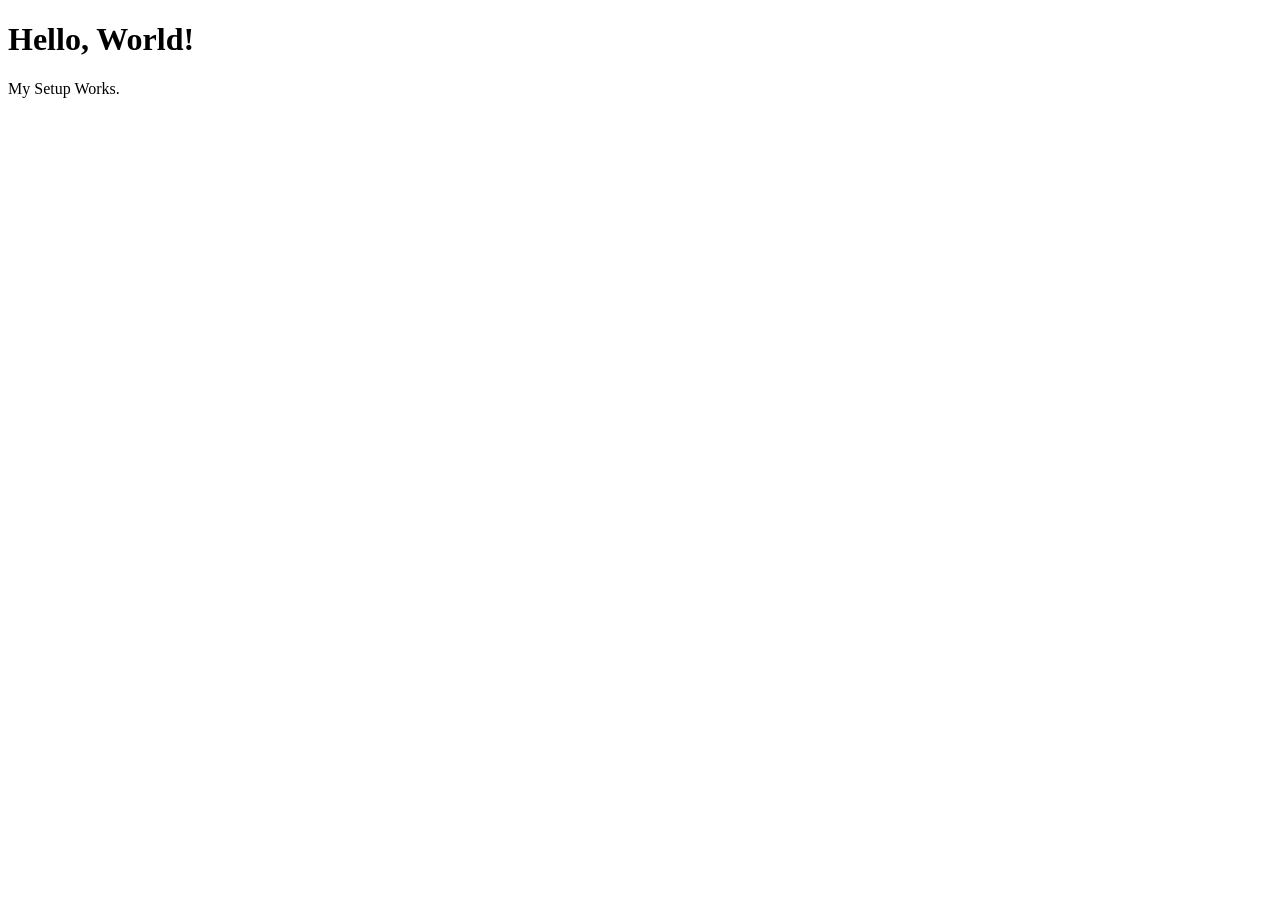
<file: practise/index.html>
<!DOCTYPE html>
<html lang="en">

<head>
    <meta charset="UTF-8">
    <meta name="viewport" content="width=device-width, initial-scale=1.0">
    <title>Setup Test</title>
</head>

<body>
    <h1>Hello, World!</h1>
    <p>My Setup Works.</p>

</body>

</html>
</file>
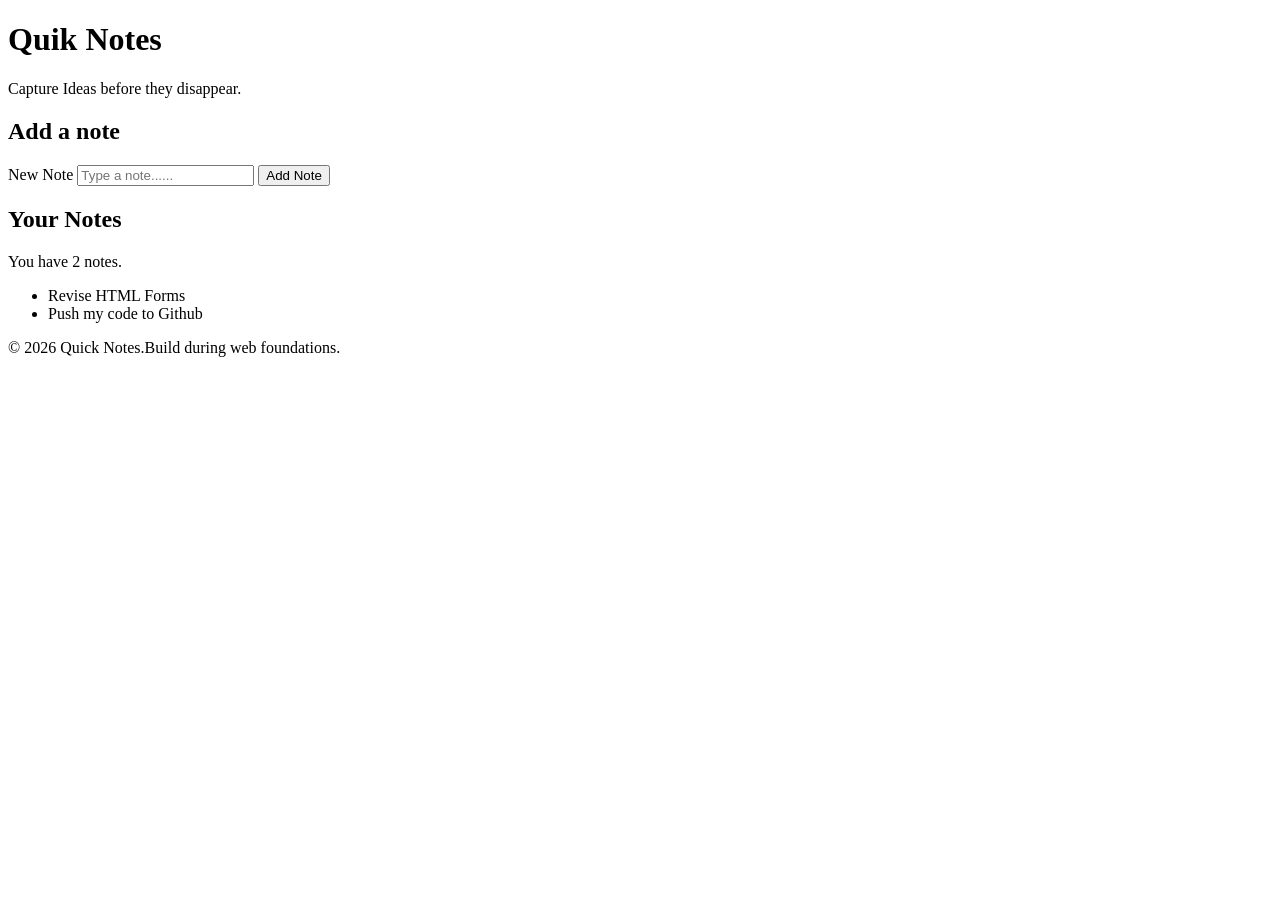
<file: practise/quicknotes-day1/index.html>
<!DOCTYPE html>
<html lang="en">
<head>
    <meta charset="UTF-8">
    <meta name="viewport" content="width=device-width, initial-scale=1.0">
    <title>Quick Notes</title>
</head>
<body>
    <header>
        <h1>Quik Notes</h1>
        <p>Capture Ideas before they disappear.</p>
    </header>

    <main>
        <section>
            <h2>Add a note</h2>
            <form action="" id="note-form">
                <label for="note-input">New Note</label>
                <input type="text" name="" id="note-input" placeholder="Type a note......">
                <button type="submit">Add Note</button>
            </form>
        </section>

        <section>
            <h2>Your Notes</h2>
            <p id="note-count">You have 2 notes.</p>
            <ul id="notes-list">
                <li>Revise HTML Forms</li>
                <li>Push my code to Github</li>
            </ul>
        </section>
    </main>

    <footer>
        <p>&copy; 2026 Quick Notes.Build during web foundations.</p>
    </footer>
    
</body>
</html>
</file>
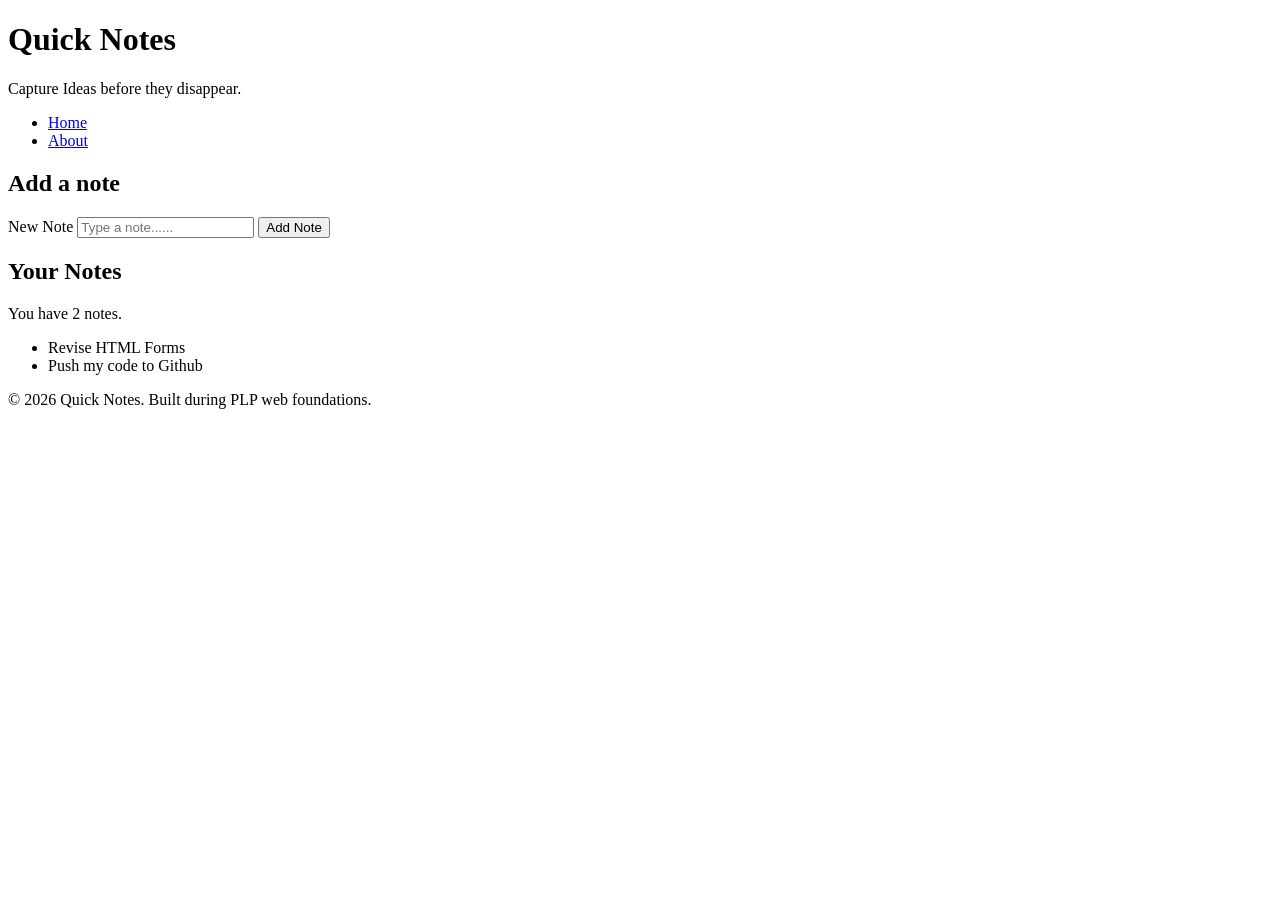
<file: web-foundations-days/day1/index.html>
<!DOCTYPE html>
<html lang="en">
<head>
    <meta charset="UTF-8">
    <meta name="viewport" content="width=device-width, initial-scale=1.0">
    <title>Quick Notes</title>
</head>
<body>
    <header>
        <h1>Quick Notes</h1>
        <p>Capture Ideas before they disappear.</p>
        <nav>
            <ul class="nav-links">
                <li><a href="index.html">Home</a></li>
                <li><a href="about.html">About</a></li>
            </ul>
        </nav>
    </header>

    <main>
        <section>
            <h2>Add a note</h2>
            <form id="note-form">
                <label for="note-input">New Note</label>
                <input type="text" name="note" id="note-input" placeholder="Type a note......">
                <button type="submit">Add Note</button>
            </form>
        </section>

        <section>
            <h2>Your Notes</h2>
            <p id="note-count">You have 2 notes.</p>
            <ul id="notes-list">
                <li>Revise HTML Forms</li>
                <li>Push my code to Github</li>
            </ul>
        </section>
    </main>

    <footer>
        <p>&copy; 2026 Quick Notes. Built during PLP web foundations.</p>
    </footer>
    
</body>
</html>
</file>
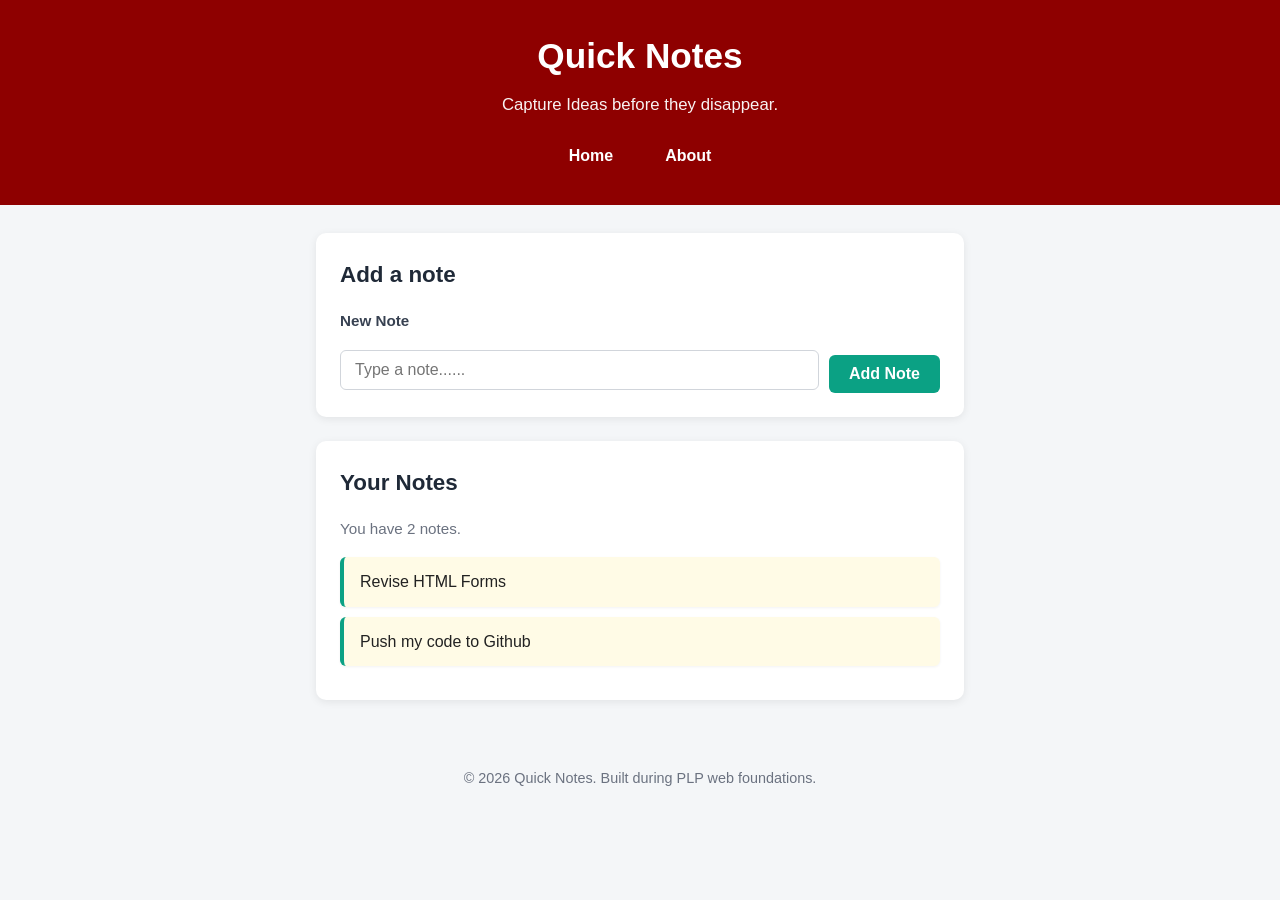
<file: web-foundations-days/day2/index.html>
<!DOCTYPE html>
<html lang="en">
<head>
    <meta charset="UTF-8">
    <meta name="viewport" content="width=device-width, initial-scale=1.0">
    <title>Quick Notes</title>
    <link rel="stylesheet" href="style.css">
</head>
<body>
    <header>
        <h1>Quick Notes</h1>
        <p>Capture Ideas before they disappear.</p>
        <nav>
            <ul class="nav-links">
                <li><a href="index.html">Home</a></li>
                <li><a href="about.html">About</a></li>
            </ul>
        </nav>
    </header>

    <main>
        <section>
            <h2>Add a note</h2>
            <form id="note-form">
                <label for="note-input">New Note</label>
                <input type="text" name="note" id="note-input" placeholder="Type a note......">
                <button type="submit">Add Note</button>
            </form>
        </section>

        <section>
            <h2>Your Notes</h2>
            <p id="note-count">You have 2 notes.</p>
            <ul id="notes-list">
                <li>Revise HTML Forms</li>
                <li>Push my code to Github</li>
            </ul>
        </section>
    </main>

    <footer>
        <p>&copy; 2026 Quick Notes. Built during PLP web foundations.</p>
    </footer>
    
</body>
</html>
</file>
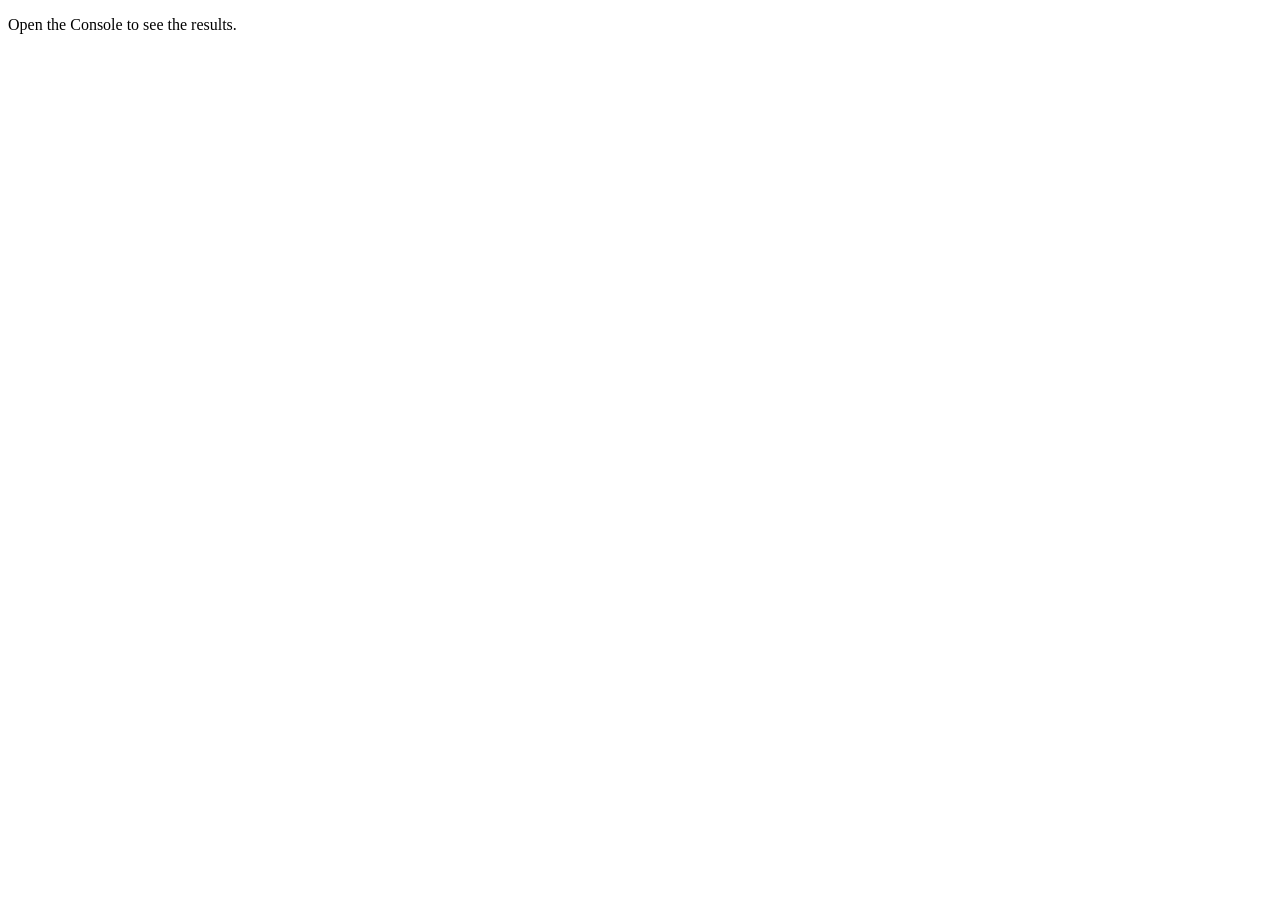
<file: web-foundations-days/day3/index.html>
<!DOCTYPE html>
<html lang="en">
<head>
  <meta charset="UTF-8">
  <meta name="viewport" content="width=device-width, initial-scale=1.0">
  <title>Notes Toolkit</title>
  <script src="script.js" defer></script>
</head>
<body>
  <p>Open the Console to see the results.</p>
</body>
</html>
</file>
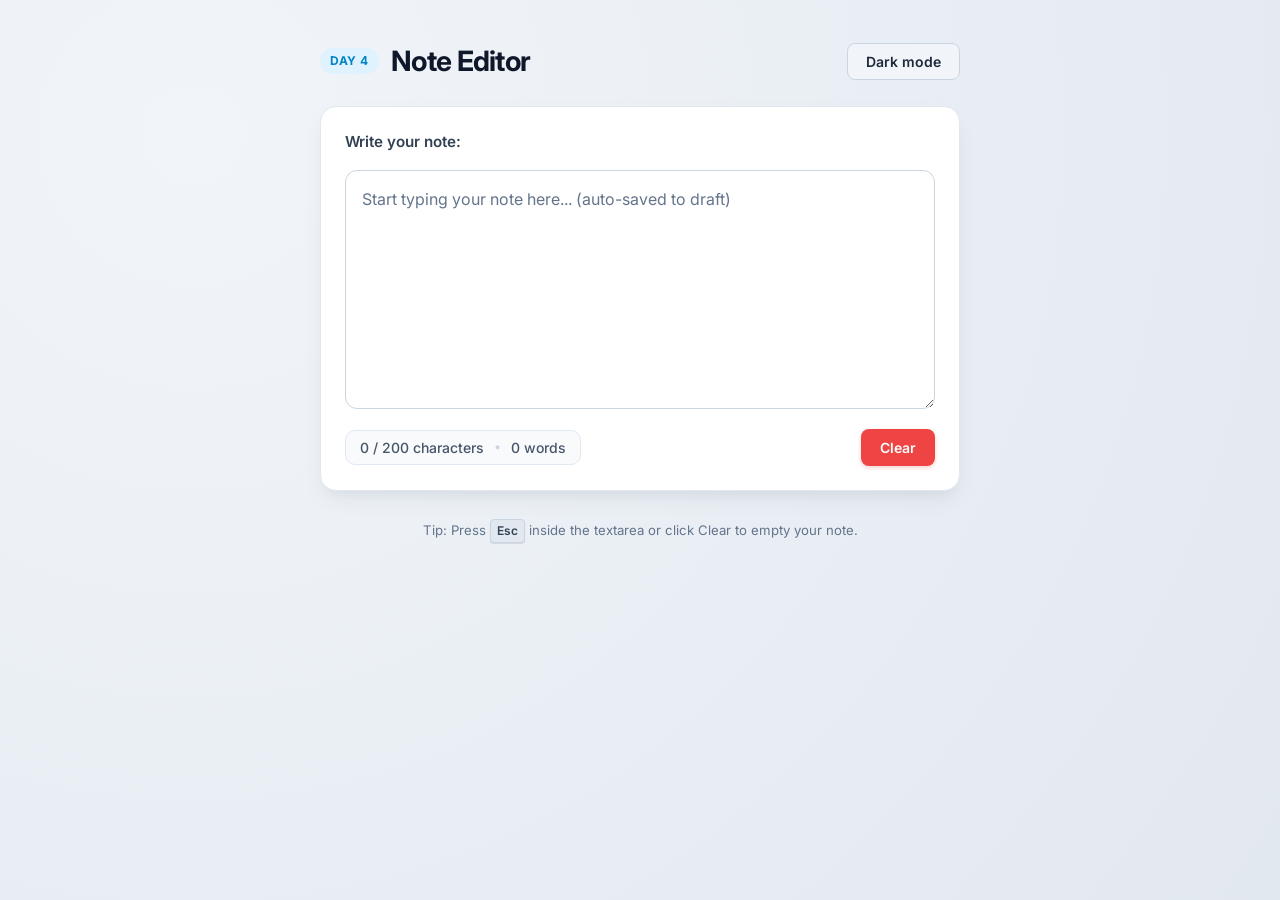
<file: web-foundations-days/day4/index.html>
<!DOCTYPE html>
<html lang="en">
<head>
  <meta charset="UTF-8">
  <meta name="viewport" content="width=device-width, initial-scale=1.0">
  <meta name="description" content="QuickNotes interactive character and word counter with theme switching and draft persistence.">
  <title>Notes Toolkit - Day 4 Note Editor</title>
  <link rel="preconnect" href="https://fonts.googleapis.com">
  <link rel="preconnect" href="https://fonts.gstatic.com" crossorigin>
  <link href="https://fonts.googleapis.com/css2?family=Inter:wght@400;500;600;700&display=swap" rel="stylesheet">
  <link rel="stylesheet" href="style.css">
  <script src="script.js" defer></script>
</head>
<body>
  <div class="app-wrapper">
    <header class="app-header">
      <div class="header-content">
        <div class="header-brand">
          <span class="brand-badge">Day 4</span>
          <h1>Note Editor</h1>
        </div>
        <button id="theme-toggle" class="btn btn-theme" type="button" aria-label="Toggle theme">Dark mode</button>
      </div>
    </header>

    <main class="app-main">
      <div class="editor-card">
        <div class="editor-header">
          <label for="note-text" class="editor-label">Write your note:</label>
        </div>

        <textarea 
          id="note-text" 
          placeholder="Start typing your note here... (auto-saved to draft)" 
          rows="8"
          spellcheck="true"
        ></textarea>

        <div class="metrics-bar">
          <div class="counters-group">
            <p id="char-count" class="counter-item">0 / 200 characters</p>
            <span class="counter-divider" aria-hidden="true">•</span>
            <p id="word-count" class="counter-item">0 words</p>
          </div>
          <div class="actions-group">
            <button id="clear-btn" class="btn btn-clear" type="button">Clear</button>
          </div>
        </div>
      </div>
    </main>

    <footer class="app-footer">
      <p class="shortcut-hint">Tip: Press <kbd>Esc</kbd> inside the textarea or click Clear to empty your note.</p>
    </footer>
  </div>
</body>
</html>
</file>
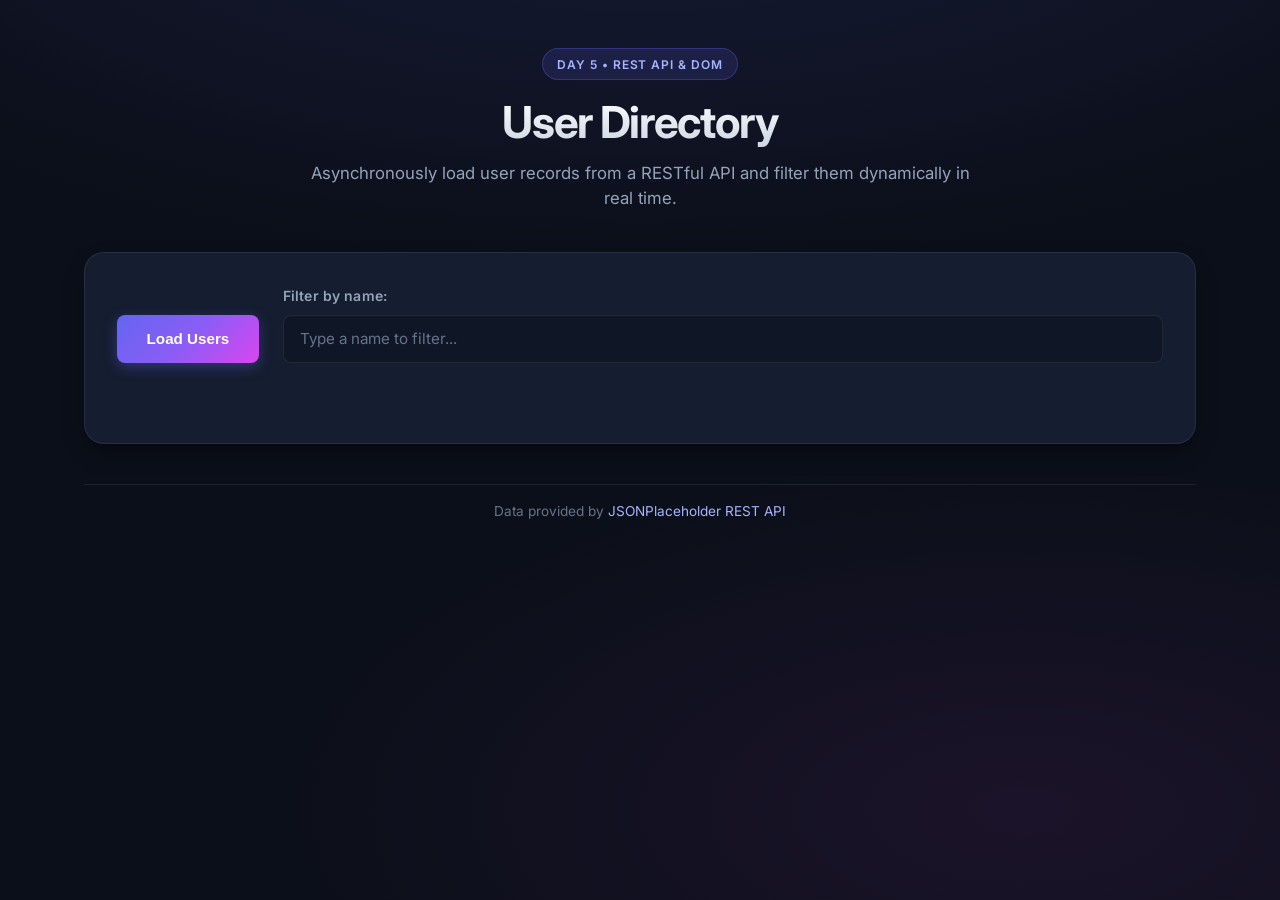
<file: web-foundations-days/day5/index.html>
<!DOCTYPE html>
<html lang="en">
<head>
  <meta charset="UTF-8">
  <meta name="viewport" content="width=device-width, initial-scale=1.0">
  <meta name="description" content="Day 5 asynchronous DOM application that loads and filters user data from JSONPlaceholder REST API.">
  <title>User Directory - Day 5 REST API</title>
  <link rel="preconnect" href="https://fonts.googleapis.com">
  <link rel="preconnect" href="https://fonts.gstatic.com" crossorigin>
  <link href="https://fonts.googleapis.com/css2?family=Inter:wght@400;500;600;700&display=swap" rel="stylesheet">
  <link rel="stylesheet" href="style.css">
  <script src="users.js" defer></script>
</head>
<body>
  <div class="app-layout">
    <header class="app-header">
      <div class="badge">Day 5 • REST API & DOM</div>
      <h1 class="main-title">User Directory</h1>
      <p class="subtitle">Asynchronously load user records from a RESTful API and filter them dynamically in real time.</p>
    </header>

    <main class="app-main">
      <section class="controls-card" aria-label="Directory Controls">
        <div class="controls-row">
          <button id="load-users" type="button" class="btn btn-primary">Load Users</button>

          <div class="filter-group">
            <label for="filter-input" class="filter-label">Filter by name:</label>
            <input 
              type="text" 
              id="filter-input" 
              class="filter-input" 
              placeholder="Type a name to filter..." 
              autocomplete="off"
            >
          </div>
        </div>

        <div class="status-wrapper">
          <p id="status" class="status-message" aria-live="polite"></p>
        </div>
      </section>

      <section class="users-section" aria-label="Users Catalog">
        <ul id="users-list" class="users-list"></ul>
      </section>
    </main>

    <footer class="app-footer">
      <p>Data provided by <a href="https://jsonplaceholder.typicode.com/users" target="_blank" rel="noopener noreferrer">JSONPlaceholder REST API</a></p>
    </footer>
  </div>
</body>
</html>
</file>
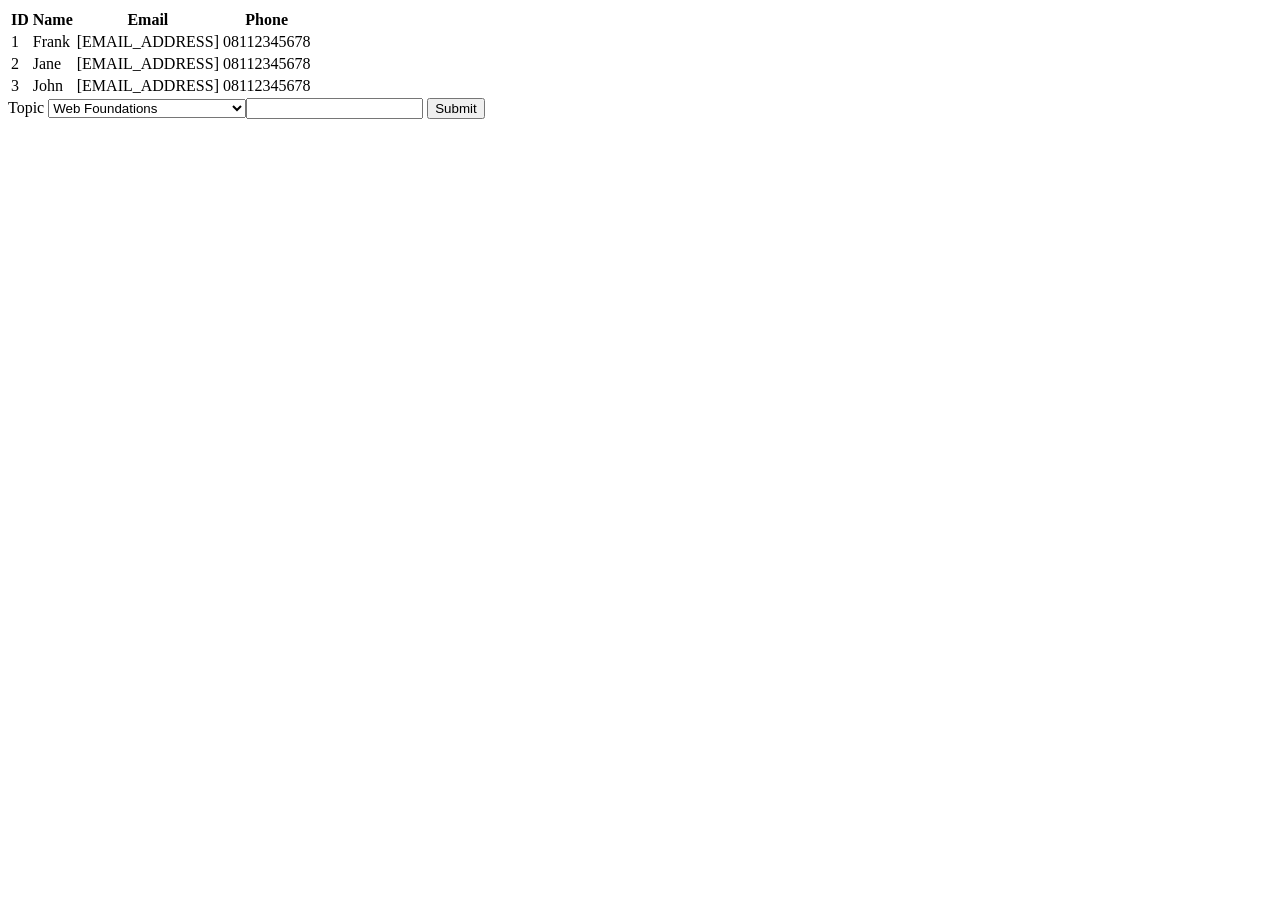
<file: practise/quicknotes-day1/terminal-write-file.html>
<!DOCTYPE html>
<html lang="en">
<head>
    <meta charset="UTF-8">
    <meta name="viewport" content="width=device-width, initial-scale=1.0">
    <title>Document</title>
</head>
<body>


    <div>
        <table>
            <thead>
                <th>ID</th>
                <th>Name</th>
                <th>Email</th>
                <th>Phone</th>
            </thead>
            <tbody>
                <tr>
                    <td>1</td>
                    <td>Frank</td>
                    <td>[EMAIL_ADDRESS]</td>
                    <td>08112345678</td>
                </tr>
                <tr>
                    <td>2</td>
                    <td>Jane</td>
                    <td>[EMAIL_ADDRESS]</td>
                    <td>08112345678</td>
                </tr>
                <tr>
                    <td>3</td>
                    <td>John</td>
                    <td>[EMAIL_ADDRESS]</td>
                    <td>08112345678</td>
                </tr>
            </tbody>
        </table>


        <label for="name">Topic</label>
        <select name="" id="">
            <option value="">Web Foundations</option>
            <option value="">Intro to Programming</option>
            <option value="">Frontend Development</option>
            <option value="">Backend Development</option>
            <option value="">Data Science</option>
            <option value="">Data Analytics</option>    
            <option value="">Mobile Development</option>    
            <option value="">UI/UX Design</option>    
            <option value="">Product Management</option>    
            <option value="">Project Management</option>    
            <option value="">Quality Assurance</option>    
            <option value="">DevOps</option>    
            <option value="">Cybersecurity</option>    
            <option value="">Cloud Computing</option>    
            <option value="">Artificial Intelligence</option>    
            <option value="">Machine Learning</option>    
            <option value="">Deep Learning</option>    
            <option value="">Natural Language Processing</option>    
            <option value="">Computer Vision</option>    
            <option value="">Internet of Things</option>    
            <option value="">Blockchain</option>    
            <option value="">Virtual Reality</option>    
            <option value="">Augmented Reality</option>    
            <option value="">Game Development</option>    
            <option value="">3D Design</option>    
            <option value="">Animation</option>    
            <option value="">Video Editing</option>    
            <option value="">Graphic Design</option>    
            <option value="">Content Writing</option>    
            <option value="">Social Media Management</option>    
            <option value="">Digital Marketing</option>    
            <option value="">SEO</option>    
            <option value="">SEM</option>    
            <option value="">Email Marketing</option>    
            <option value="">Content Marketing</option>    
            <option value="">Affiliate Marketing</option>    
            <option value="">Network Marketing</option>    
            <option value="">Sales</option>    
            <option value="">Customer Service</option>    
            <option value="">Human Resources</option>    
            <option value="">Finance</option>    
            <option value="">Accounting</option>    
            <option value="">Business Administration</option>    
            <option value="">Project Management</option>    
            <option value="">Operations Management</option>    
            <option value="">Supply Chain Management</option>    
            <option value="">Logistics</option>    
            <option value="">Procurement</option>    
            <option value="">Legal</option>    
            <option value="">Law</option>    
            <option value="">Paralegal</option>    
            <option value="">Medical</option>    
            <option value="">Nursing</option>    
            <option value="">Medicine</option>    
            <option value="">Dentistry</option>    
            <option value="">Pharmacy</option>    
            <option value="">Therapy</option>    
            <option value="">Psychology</option>    
            <option value="">Education</option>    
            <option value="">Teaching</option>    
            <option value="">Training</option>    
            <option value="">Coaching</option>    
            <option value="">Consulting</option>    
            <option value="">Management</option>    
            <option value="">Leadership</option>    
            <option value="">Strategy</option>    
            <option value="">Innovation</option>    
            <option value="">Change Management</option>    
            <option value="">Performance Management</option>    
            <option value="">Talent Management</option>    
            <option value="">Recruiting</option>    
            <option value="">Onboarding</option>    
            <option value="">Offboarding</option>    
            <option value="">Training</option>    
            <option value="">Development</option>    
            <option value="">Mentoring</option>    
            <option value="">Coaching</option>    
            <option value="">Consulting</option>    
            <option value="">Management</option>    
            <option value="">Leadership</option>    
            <option value="">Strategy</option>    
            <option value="">Innovation</option>    
            <option value="">Change Management</option>    
            <option value="">Performance Management</option>    
            <option value="">Talent Management</option>    
            <option value="">Recruiting</option>    
            <option value="">Onboarding</option>    
            <option value="">Offboarding</option>    
            <option value="">Training</option>    
            <option value="">Development</option>    
            <option value="">Mentoring</option>    
            <option value="">Coaching</option>    
            <option value="">Consulting</option>    
            <option value="">Management</option>    
            <option value="">Leadership</option>    
            <option value="">Strategy</option>    
            <option value="">Innovation</option>    
            <option value="">Change Management</option>    
            <option value="">Performance Management</option>    
            <option value="">Talent Management</option>    
            <option value="">Recruiting</option>    
            <option value="">Onboarding</option>    
            <option value="">Offboarding</option>    
            <option value="">Training</option>    
            <option value="">Development</option>    
            <option value="">Mentoring</option>    
            <option value="">Coaching</option>    
            <option value="">Consulting</option>    
            <option value="">Management</option>    
            <option value="">Leadership</option>    
            <option value="">Strategy</option>    
            <option value="">Innovation</option>    
            <option value="">Change Management</option>    
            <option value="">Performance Management</option>    
            <option value="">Talent Management</option>    
            <option value="">Recruiting</option>    
            <option value="">Onboarding</option>    
            <option value="">Offboarding</option>    
            <option value="">Training</option>    
            <option value="">Development</option>    
            <option value="">Mentoring</option>    
            <option value="">Coaching</option>    
            <option value="">Consulting</option>    
            <option value="">Management</option>    
            <option value="">Leadership</option>    
            <option value="">Strategy</option>    
            <option value="">Innovation</option>    
            <option value="">Change Management</option>    
            <option value="">Performance Management</option>    
            <option value="">Talent Management</option>    
            <option value="">Recruiting</option>    
            <option value="">Onboarding</option>    
            <option value="">Offboarding</option>    
            <option value="">Training</option>    
            <option value="">Development</option>    
            <option value="">Mentoring</option>    
            <option value="">Coaching</option>    
            <option value="">Consulting</option>    
            <option value="">Management</option>    
            <option value="">Leadership</option>    
            <option value="">Strategy</option>    
            <option value="">Innovation</option>    
            <option value="">Change Management</option>    
            <option value="">Performance Management</option>    
            <option value="">Talent Management</option>    
            <option value="">Recruiting</option>    
            <option value="">Onboarding</option>    
            <option value="">Offboarding</option>    
            <option value="">Training</option>    
            <option value

        <label for="phone">Phone</label>
        <input type="text" id="phone" name="phone">

        <button>Submit</button>
    </div>
</body>
</html>
</file>
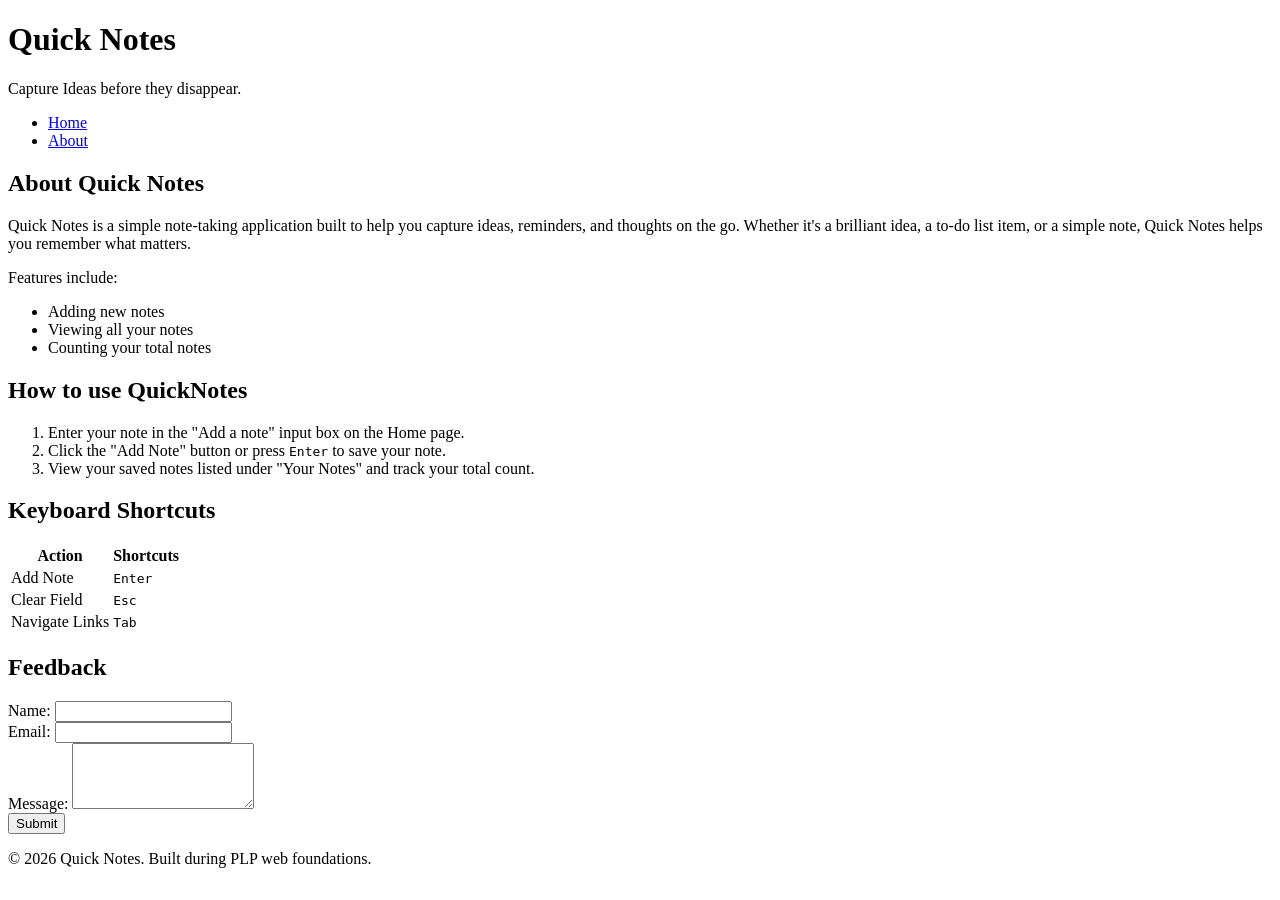
<file: web-foundations-days/day1/about.html>
<!DOCTYPE html>
<html lang="en">
<head>
    <meta charset="UTF-8">
    <meta name="viewport" content="width=device-width, initial-scale=1.0">
    <title>About Quick Notes</title>
</head>
<body>

     <header>
        <h1>Quick Notes</h1>
        <p>Capture Ideas before they disappear.</p>
        <nav>
            <ul class="nav-links">
                <li><a href="index.html">Home</a></li>
                <li><a href="about.html">About</a></li>
            </ul>
        </nav>
    </header>

    <main>
        <section>
            <h2>About Quick Notes</h2>
            <p>
                Quick Notes is a simple note-taking application built to help you capture ideas,
                reminders, and thoughts on the go. Whether it's a brilliant idea, a to-do
                list item, or a simple note, Quick Notes helps you remember what matters.
            </p>
            <p>Features include:</p>
            <ul>
                <li>Adding new notes</li>
                <li>Viewing all your notes</li>
                <li>Counting your total notes</li>
            </ul>
        </section>

        <section>
            <h2>How to use QuickNotes</h2>
            <ol>
                <li>Enter your note in the "Add a note" input box on the Home page.</li>
                <li>Click the "Add Note" button or press <kbd>Enter</kbd> to save your note.</li>
                <li>View your saved notes listed under "Your Notes" and track your total count.</li>
            </ol>
        </section>

        <section>
            <h2>Keyboard Shortcuts</h2>
            <table>
                <thead>
                    <tr>
                        <th scope="col">Action</th>
                        <th scope="col">Shortcuts</th>
                    </tr>
                </thead>
                <tbody>
                    <tr>
                        <td>Add Note</td>
                        <td><kbd>Enter</kbd></td>
                    </tr>
                    <tr>
                        <td>Clear Field</td>
                        <td><kbd>Esc</kbd></td>
                    </tr>
                    <tr>
                        <td>Navigate Links</td>
                        <td><kbd>Tab</kbd></td>
                    </tr>
                </tbody>
            </table>
        </section>

        <section>
            <h2>Feedback</h2>
            <form action="#" method="post">
                <div>
                    <label for="feedback-name">Name:</label>
                    <input type="text" id="feedback-name" name="name" required>
                </div>
                <div>
                    <label for="feedback-email">Email:</label>
                    <input type="email" id="feedback-email" name="email" required>
                </div>
                <div>
                    <label for="feedback-message">Message:</label>
                    <textarea id="feedback-message" name="message" rows="4" required></textarea>
                </div>
                <button type="submit">Submit</button>
            </form>
        </section>
    </main>

    <footer>
        <p>&copy; 2026 Quick Notes. Built during PLP web foundations.</p>
    </footer>
    
</body>
</html>
</file>
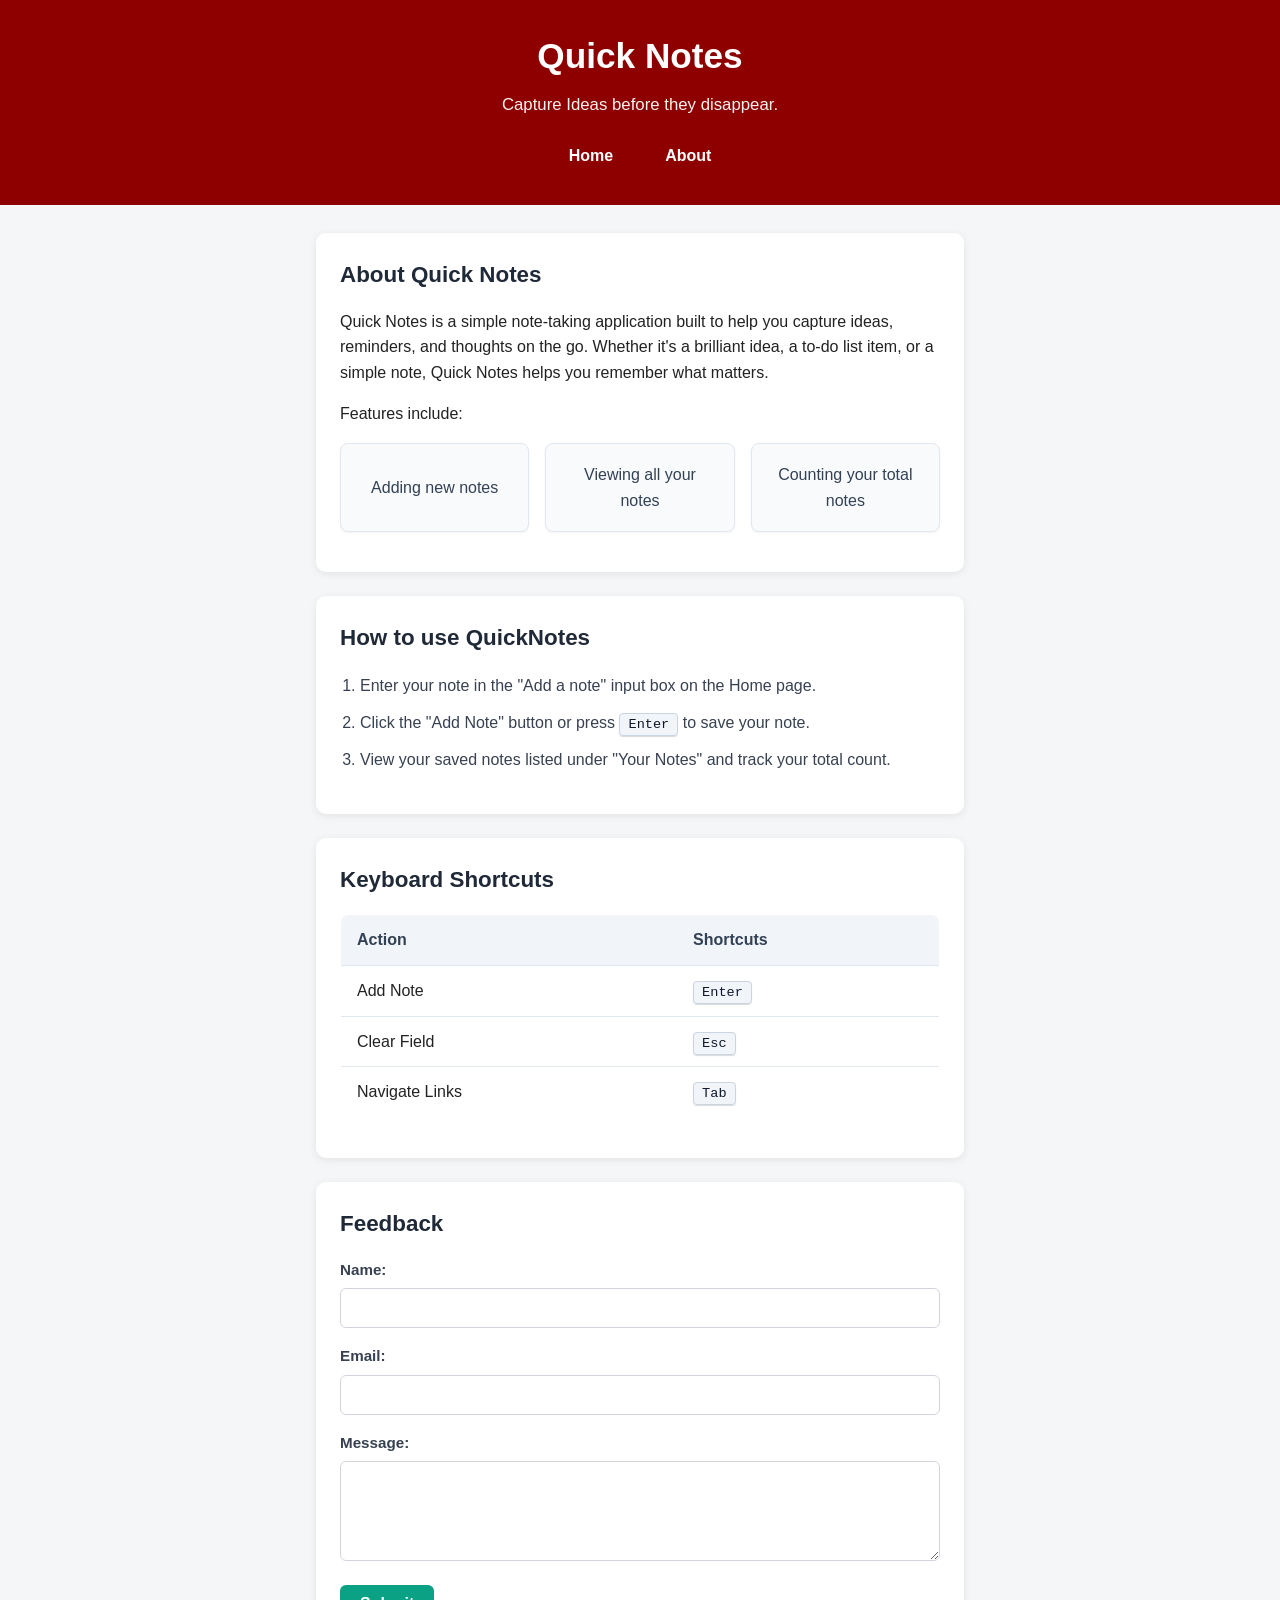
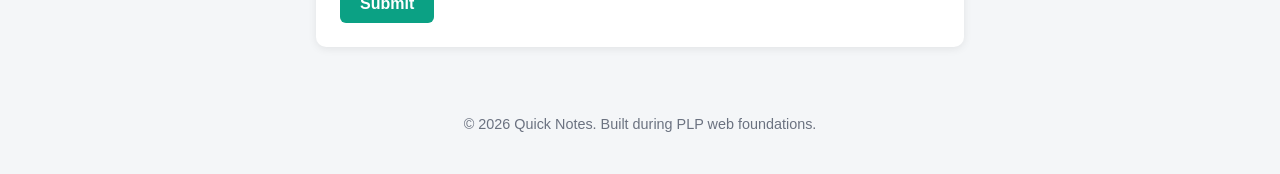
<file: web-foundations-days/day2/about.html>
<!DOCTYPE html>
<html lang="en">
<head>
    <meta charset="UTF-8">
    <meta name="viewport" content="width=device-width, initial-scale=1.0">
    <title>About Quick Notes</title>
    <link rel="stylesheet" href="style.css">
</head>
<body>

     <header>
        <h1>Quick Notes</h1>
        <p>Capture Ideas before they disappear.</p>
        <nav>
            <ul class="nav-links">
                <li><a href="index.html">Home</a></li>
                <li><a href="about.html">About</a></li>
            </ul>
        </nav>
    </header>

    <main>
        <section>
            <h2>About Quick Notes</h2>
            <p>
                Quick Notes is a simple note-taking application built to help you capture ideas,
                reminders, and thoughts on the go. Whether it's a brilliant idea, a to-do
                list item, or a simple note, Quick Notes helps you remember what matters.
            </p>
            <p>Features include:</p>
            <ul class="features-list">
                <li>Adding new notes</li>
                <li>Viewing all your notes</li>
                <li>Counting your total notes</li>
            </ul>
        </section>

        <section>
            <h2>How to use QuickNotes</h2>
            <ol>
                <li>Enter your note in the "Add a note" input box on the Home page.</li>
                <li>Click the "Add Note" button or press <kbd>Enter</kbd> to save your note.</li>
                <li>View your saved notes listed under "Your Notes" and track your total count.</li>
            </ol>
        </section>

        <section>
            <h2>Keyboard Shortcuts</h2>
            <table>
                <thead>
                    <tr>
                        <th scope="col">Action</th>
                        <th scope="col">Shortcuts</th>
                    </tr>
                </thead>
                <tbody>
                    <tr>
                        <td>Add Note</td>
                        <td><kbd>Enter</kbd></td>
                    </tr>
                    <tr>
                        <td>Clear Field</td>
                        <td><kbd>Esc</kbd></td>
                    </tr>
                    <tr>
                        <td>Navigate Links</td>
                        <td><kbd>Tab</kbd></td>
                    </tr>
                </tbody>
            </table>
        </section>

        <section>
            <h2>Feedback</h2>
            <form action="#" method="post">
                <div>
                    <label for="feedback-name">Name:</label>
                    <input type="text" id="feedback-name" name="name" required>
                </div>
                <div>
                    <label for="feedback-email">Email:</label>
                    <input type="email" id="feedback-email" name="email" required>
                </div>
                <div>
                    <label for="feedback-message">Message:</label>
                    <textarea id="feedback-message" name="message" rows="4" required></textarea>
                </div>
                <button type="submit">Submit</button>
            </form>
        </section>
    </main>

    <footer>
        <p>&copy; 2026 Quick Notes. Built during PLP web foundations.</p>
    </footer>
    
</body>
</html>
</file>
<file: web-foundations-days/day2/style.css>
/* 
   1. Reset & Base Body Styles
    */
*,
*::before,
*::after {
  box-sizing: border-box;
}

body {
  margin: 0;
  font-family: "Segoe UI", Arial, sans-serif;
  background-color: #f4f6f8;
  color: #222222;
  line-height: 1.6;
}

/* 
   2. Header
    */
header {
  background-color: #8e0000;
  color: #ffffff;
  text-align: center;
  padding: 28px 16px;
}

header h1 {
  margin: 0 0 8px 0;
  font-size: 2.2rem;
  font-weight: 700;
}

header p {
  margin: 0 0 16px 0;
  font-size: 1.05rem;
  opacity: 0.95;
}

/* 
   3. Navigation Bar (Flexbox centred row)
    */
nav {
  margin-top: 12px;
}

.nav-links {
  display: flex;
  justify-content: center;
  align-items: center;
  gap: 16px;
  list-style: none;
  padding: 0;
  margin: 0;
}

.nav-links li {
  display: inline-block;
}

.nav-links a {
  color: #ffffff;
  text-decoration: none;
  font-weight: 600;
  padding: 8px 18px;
  border-radius: 6px;
  display: inline-block;
  transition: background-color 0.25s ease, color 0.25s ease, transform 0.2s ease;
}

.nav-links a:hover {
  background-color: rgba(255, 255, 255, 0.2);
  transform: translateY(-2px);
}

/* 
   4. Main Layout & Section Cards
    */
main {
  max-width: 680px;
  margin: 28px auto; /* Centre <main> with max-width and automatic left and right margins */
  padding: 0 16px;
}

section {
  background: #ffffff; /* White card look */
  padding: 24px;
  border-radius: 10px;
  margin-bottom: 24px;
  box-shadow: 0 2px 8px rgba(0, 0, 0, 0.08);
}

section h2 {
  margin-top: 0;
  margin-bottom: 16px;
  color: #1f2937;
  font-size: 1.4rem;
}

/* 
   5. Features List (Grid of Cards)
    */
.features-list,
section > ul:not(#notes-list) {
  display: grid;
  grid-template-columns: repeat(auto-fit, minmax(180px, 1fr));
  gap: 16px;
  list-style: none;
  padding: 0;
  margin: 16px 0;
}

.features-list li,
section > ul:not(#notes-list) li {
  background-color: #f8fafc;
  border: 1px solid #e2e8f0;
  border-radius: 8px;
  padding: 18px 16px;
  text-align: center;
  box-shadow: 0 1px 3px rgba(0, 0, 0, 0.05);
  font-weight: 500;
  color: #334155;
  display: flex;
  align-items: center;
  justify-content: center;
  transition: transform 0.2s ease, box-shadow 0.2s ease, border-color 0.2s ease;
}

.features-list li:hover,
section > ul:not(#notes-list) li:hover {
  transform: translateY(-2px);
  box-shadow: 0 4px 10px rgba(0, 0, 0, 0.08);
  border-color: #cbd5e1;
}


   /*6. Table Styling*/
  
table {
  width: 100%;
  border-collapse: collapse;
  margin: 16px 0;
  border: 1px solid #e2e8f0;
  border-radius: 8px;
  overflow: hidden;
}

th,
td {
  padding: 12px 16px;
  text-align: left;
  border-bottom: 1px solid #e2e8f0;
}

th {
  background-color: #f1f5f9;
  color: #334155;
  font-weight: 600;
}

tbody tr:last-child td {
  border-bottom: none;
}

tbody tr:hover {
  background-color: #f8fafc;
}

kbd {
  background-color: #f1f5f9;
  border: 1px solid #cbd5e1;
  border-radius: 4px;
  padding: 3px 8px;
  font-family: Consolas, Monaco, monospace;
  font-size: 0.85em;
  box-shadow: 0 1px 1px rgba(0, 0, 0, 0.15);
  color: #0f172a;
}

/* 7. Forms (Note Form & Feedback Form) */
form {
  margin-top: 12px;
}

/* Note Form on Home Page */
#note-form {
  display: flex;
  gap: 10px;
  flex-wrap: wrap;
  align-items: center;
}

#note-form label {
  width: 100%;
  font-weight: 600;
  margin-bottom: 4px;
  color: #374151;
}

#note-input {
  flex: 1;
  min-width: 200px;
  padding: 10px 14px;
  border: 1px solid #d1d5db;
  border-radius: 6px;
  font-size: 1rem;
  font-family: inherit;
  outline: none;
  transition: border-color 0.2s ease, box-shadow 0.2s ease;
}

#note-input:focus {
  border-color: #0ba184;
  box-shadow: 0 0 0 3px rgba(11, 161, 132, 0.2);
}

/* Feedback Form on About Page */
form div {
  margin-bottom: 16px;
  display: flex;
  flex-direction: column;
}

form label {
  font-weight: 600;
  margin-bottom: 6px;
  color: #374151;
  font-size: 0.95rem;
}

input[type="text"],
input[type="email"],
textarea {
  width: 100%;
  padding: 10px 14px;
  border: 1px solid #d1d5db;
  border-radius: 6px;
  font-size: 1rem;
  font-family: inherit;
  color: #1f2937;
  background-color: #ffffff;
  outline: none;
  transition: border-color 0.2s ease, box-shadow 0.2s ease;
}

input[type="text"]:focus,
input[type="email"]:focus,
textarea:focus {
  border-color: #0ba184;
  box-shadow: 0 0 0 3px rgba(11, 161, 132, 0.2);
}

textarea {
  resize: vertical;
  min-height: 100px;
}

form button {
  margin-top: 8px;
}

/* 
   8. Buttons & Transitions
    */
button {
  background-color: #0ba184;
  color: #ffffff;
  border: none;
  padding: 10px 20px;
  border-radius: 6px;
  font-size: 1rem;
  font-weight: 600;
  cursor: pointer;
  transition: background-color 0.25s ease, transform 0.2s ease, box-shadow 0.25s ease;
}

button:hover {
  background-color: #088a70;
  box-shadow: 0 4px 12px rgba(11, 161, 132, 0.3);
  transform: translateY(-2px);
}

button:active {
  transform: translateY(0);
}

/* 
   9. Notes List & Instructions
    */
#notes-list {
  list-style: none;
  padding: 0;
  margin: 16px 0 0 0;
}

#notes-list li {
  background-color: #fffbe6;
  border-left: 4px solid #0ba184;
  padding: 12px 16px;
  margin-bottom: 10px;
  border-radius: 6px;
  box-shadow: 0 1px 3px rgba(0, 0, 0, 0.05);
}

#note-count {
  color: #6b7280;
  font-size: 0.95rem;
  margin-top: 4px;
  margin-bottom: 12px;
}

ol {
  padding-left: 20px;
  color: #374151;
  line-height: 1.8;
}

ol li {
  margin-bottom: 8px;
}

/* 
   10. Footer
    */
footer {
  text-align: center;
  color: #6b7280;
  padding: 24px 16px;
  font-size: 0.9rem;
}

/* 
   11. Media Queries (Mobile responsiveness & header font/padding reduction)
    */
@media (max-width: 600px) {
  header {
    padding: 16px 12px;
  }

  header h1 {
    font-size: 1.5rem;
  }

  header p {
    font-size: 0.95rem;
  }

  .nav-links {
    gap: 10px;
  }

  .nav-links a {
    padding: 6px 12px;
    font-size: 0.9rem;
  }

  #note-form {
    flex-direction: column;
    align-items: stretch;
  }

  #note-form input,
  button {
    width: 100%;
  }

  table {
    display: block;
    overflow-x: auto;
  }

  main {
    margin: 16px auto;
    padding: 0 12px;
  }

  section {
    padding: 16px;
  }
}
</file>
<file: web-foundations-days/day4/style.css>
/* ==========================================================================
   CSS Variables & Theme Definitions
   ========================================================================== */
:root {
  /* Surface & Background */
  --bg-gradient: radial-gradient(circle at 15% 15%, #f1f5f9 0%, #e2e8f0 100%);
  --bg-color: #f8fafc;
  --card-bg: #ffffff;
  --card-border: #e2e8f0;
  --card-shadow: 0 10px 25px -5px rgba(15, 23, 42, 0.08), 0 8px 10px -6px rgba(15, 23, 42, 0.04);

  /* Typography */
  --text-main: #0f172a;
  --text-muted: #64748b;
  --text-label: #334155;

  /* Form Elements */
  --input-bg: #ffffff;
  --input-border: #cbd5e1;
  --input-focus-border: #3b82f6;
  --input-focus-ring: rgba(59, 130, 246, 0.2);

  /* Buttons */
  --btn-theme-bg: #f1f5f9;
  --btn-theme-text: #1e293b;
  --btn-theme-border: #cbd5e1;
  --btn-theme-hover-bg: #e2e8f0;

  --btn-clear-bg: #ef4444;
  --btn-clear-text: #ffffff;
  --btn-clear-hover-bg: #dc2626;

  /* Metric Badges & Dividers */
  --counter-bg: #f8fafc;
  --counter-border: #e2e8f0;
  --counter-text: #475569;
  --divider-color: #cbd5e1;

  /* Warning & Over Status Colours */
  --warning-color: orange;
  --over-color: red;

  /* Footer & Badges */
  --badge-bg: #e0f2fe;
  --badge-text: #0284c7;
  --kbd-bg: #e2e8f0;
  --kbd-text: #334155;
  --kbd-border: #cbd5e1;
}

/* Dark theme redefines only the CSS variables */
body.dark {
  --bg-gradient: radial-gradient(circle at 15% 15%, #0f172a 0%, #020617 100%);
  --bg-color: #0b0f19;
  --card-bg: #111827;
  --card-border: #1f2937;
  --card-shadow: 0 10px 30px -5px rgba(0, 0, 0, 0.6), 0 8px 10px -6px rgba(0, 0, 0, 0.5);

  --text-main: #f8fafc;
  --text-muted: #94a3b8;
  --text-label: #e2e8f0;

  --input-bg: #1e293b;
  --input-border: #334155;
  --input-focus-border: #60a5fa;
  --input-focus-ring: rgba(96, 165, 250, 0.25);

  --btn-theme-bg: #1e293b;
  --btn-theme-text: #f8fafc;
  --btn-theme-border: #334155;
  --btn-theme-hover-bg: #334155;

  --btn-clear-bg: #dc2626;
  --btn-clear-text: #ffffff;
  --btn-clear-hover-bg: #b91c1c;

  --counter-bg: #1e293b;
  --counter-border: #334155;
  --counter-text: #94a3b8;
  --divider-color: #475569;

  --warning-color: #fb923c; /* Bright Orange in Dark Mode */
  --over-color: #f87171;    /* Vibrant Red in Dark Mode */

  --badge-bg: #0c4a6e;
  --badge-text: #38bdf8;
  --kbd-bg: #334155;
  --kbd-text: #e2e8f0;
  --kbd-border: #475569;
}

/* ==========================================================================
   Base & Reset
   ========================================================================== */
*,
*::before,
*::after {
  box-sizing: border-box;
}

html, body {
  margin: 0;
  padding: 0;
  min-height: 100vh;
}

body {
  font-family: "Inter", -apple-system, BlinkMacSystemFont, "Segoe UI", Roboto, sans-serif;
  background: var(--bg-gradient);
  background-color: var(--bg-color);
  color: var(--text-main);
  line-height: 1.5;
  display: flex;
  flex-direction: column;
  transition: background-color 0.3s ease, color 0.3s ease, background 0.3s ease;
}

/* ==========================================================================
   Layout Structure
   ========================================================================== */
.app-wrapper {
  max-width: 680px;
  width: 100%;
  margin: 0 auto;
  padding: 40px 20px;
  display: flex;
  flex-direction: column;
  gap: 24px;
}

/* ==========================================================================
   Header Component
   ========================================================================== */
.app-header {
  width: 100%;
}

.header-content {
  display: flex;
  justify-content: space-between;
  align-items: center;
  gap: 16px;
}

.header-brand {
  display: flex;
  align-items: center;
  gap: 12px;
}

.brand-badge {
  display: inline-block;
  padding: 4px 10px;
  font-size: 0.75rem;
  font-weight: 700;
  text-transform: uppercase;
  letter-spacing: 0.05em;
  border-radius: 9999px;
  background-color: var(--badge-bg);
  color: var(--badge-text);
  transition: background-color 0.3s ease, color 0.3s ease;
}

h1 {
  margin: 0;
  font-size: 1.75rem;
  font-weight: 700;
  color: var(--text-main);
  letter-spacing: -0.025em;
  transition: color 0.3s ease;
}

/* ==========================================================================
   Buttons
   ========================================================================== */
.btn {
  font-family: inherit;
  font-size: 0.875rem;
  font-weight: 600;
  padding: 9px 18px;
  border-radius: 8px;
  cursor: pointer;
  border: 1px solid transparent;
  transition: all 0.2s cubic-bezier(0.4, 0, 0.2, 1);
  display: inline-flex;
  align-items: center;
  justify-content: center;
  text-decoration: none;
}

.btn:active {
  transform: scale(0.98);
}

.btn-theme {
  background-color: var(--btn-theme-bg);
  color: var(--btn-theme-text);
  border-color: var(--btn-theme-border);
}

.btn-theme:hover {
  background-color: var(--btn-theme-hover-bg);
}

.btn-clear {
  background-color: var(--btn-clear-bg);
  color: var(--btn-clear-text);
  box-shadow: 0 2px 4px rgba(220, 38, 38, 0.2);
}

.btn-clear:hover {
  background-color: var(--btn-clear-hover-bg);
}

/* ==========================================================================
   Card & Editor Form
   ========================================================================== */
.editor-card {
  background-color: var(--card-bg);
  border: 1px solid var(--card-border);
  border-radius: 16px;
  box-shadow: var(--card-shadow);
  padding: 24px;
  display: flex;
  flex-direction: column;
  gap: 16px;
  transition: background-color 0.3s ease, border-color 0.3s ease, box-shadow 0.3s ease;
}

.editor-header {
  display: flex;
  justify-content: space-between;
  align-items: center;
}

.editor-label {
  font-size: 0.95rem;
  font-weight: 600;
  color: var(--text-label);
  transition: color 0.3s ease;
}

textarea#note-text {
  width: 100%;
  min-height: 160px;
  padding: 16px;
  font-family: inherit;
  font-size: 1rem;
  line-height: 1.6;
  color: var(--text-main);
  background-color: var(--input-bg);
  border: 1.5px solid var(--input-border);
  border-radius: 12px;
  outline: none;
  resize: vertical;
  transition: border-color 0.2s ease, box-shadow 0.2s ease, background-color 0.3s ease, color 0.3s ease;
}

textarea#note-text:focus {
  border-color: var(--input-focus-border);
  box-shadow: 0 0 0 3px var(--input-focus-ring);
}

textarea#note-text::placeholder {
  color: var(--text-muted);
}

/* ==========================================================================
   Metrics Bar & Counter Classes
   ========================================================================== */
.metrics-bar {
  display: flex;
  justify-content: space-between;
  align-items: center;
  flex-wrap: wrap;
  gap: 12px;
  padding-top: 4px;
}

.counters-group {
  display: flex;
  align-items: center;
  gap: 10px;
  background-color: var(--counter-bg);
  border: 1px solid var(--counter-border);
  padding: 6px 14px;
  border-radius: 10px;
  transition: background-color 0.3s ease, border-color 0.3s ease;
}

.counter-item {
  margin: 0;
  font-size: 0.875rem;
  font-weight: 500;
  color: var(--counter-text);
  transition: color 0.2s ease, font-weight 0.2s ease;
}

.counter-divider {
  color: var(--divider-color);
  font-size: 0.8rem;
  user-select: none;
}

/* Required classes for warning (orange text) and over (red, bold text) */
.warning,
#char-count.warning {
  color: orange;
  color: var(--warning-color);
}

.over,
#char-count.over {
  color: red;
  color: var(--over-color);
  font-weight: bold;
}

/* ==========================================================================
   Footer & Keyboard Hint
   ========================================================================== */
.app-footer {
  text-align: center;
  margin-top: 4px;
}

.shortcut-hint {
  margin: 0;
  font-size: 0.825rem;
  color: var(--text-muted);
  transition: color 0.3s ease;
}

kbd {
  display: inline-block;
  padding: 2px 6px;
  font-family: inherit;
  font-size: 0.75rem;
  font-weight: 600;
  background-color: var(--kbd-bg);
  color: var(--kbd-text);
  border: 1px solid var(--kbd-border);
  border-radius: 4px;
  box-shadow: 0 1px 1px rgba(0, 0, 0, 0.1);
  transition: background-color 0.3s ease, color 0.3s ease, border-color 0.3s ease;
}

/* ==========================================================================
   Responsive Adaptations
   ========================================================================== */
@media (max-width: 520px) {
  .app-wrapper {
    padding: 24px 16px;
  }

  .metrics-bar {
    flex-direction: column;
    align-items: stretch;
  }

  .counters-group {
    justify-content: center;
  }

  .actions-group {
    display: flex;
  }

  .btn-clear {
    width: 100%;
  }
}
</file>
<file: web-foundations-days/day5/style.css>
/* Modern CSS Reset & Design System */
:root {
  --bg-page: #0b0f19;
  --bg-card: #151d30;
  --bg-card-hover: #1c2640;
  --bg-input: #0f1626;
  --border-color: rgba(255, 255, 255, 0.08);
  --border-color-hover: rgba(99, 102, 241, 0.4);
  
  --text-main: #f8fafc;
  --text-muted: #94a3b8;
  --text-dim: #64748b;
  
  --primary-gradient: linear-gradient(135deg, #6366f1 0%, #8b5cf6 50%, #d946ef 100%);
  --primary-color: #6366f1;
  --primary-hover: #4f46e5;
  
  --status-loading-bg: rgba(56, 189, 248, 0.12);
  --status-loading-text: #38bdf8;
  --status-loading-border: rgba(56, 189, 248, 0.3);

  --status-success-bg: rgba(52, 211, 153, 0.12);
  --status-success-text: #34d399;
  --status-success-border: rgba(52, 211, 153, 0.3);

  --status-error-bg: rgba(244, 63, 94, 0.12);
  --status-error-text: #f43f5e;
  --status-error-border: rgba(244, 63, 94, 0.3);

  --radius-sm: 8px;
  --radius-md: 14px;
  --radius-lg: 20px;
  --shadow-card: 0 10px 25px -5px rgba(0, 0, 0, 0.4), 0 8px 10px -6px rgba(0, 0, 0, 0.3);
  --shadow-hover: 0 20px 35px -10px rgba(99, 102, 241, 0.25);
  --transition: all 0.25s cubic-bezier(0.16, 1, 0.3, 1);
}

*, *::before, *::after {
  box-sizing: border-box;
  margin: 0;
  padding: 0;
}

body {
  font-family: 'Inter', -apple-system, BlinkMacSystemFont, 'Segoe UI', Roboto, sans-serif;
  background-color: var(--bg-page);
  color: var(--text-main);
  min-height: 100vh;
  line-height: 1.6;
  background-image: 
    radial-gradient(ellipse 80% 50% at 50% -20%, rgba(99, 102, 241, 0.15), transparent),
    radial-gradient(ellipse 60% 40% at 80% 90%, rgba(217, 70, 239, 0.08), transparent);
  background-attachment: fixed;
  -webkit-font-smoothing: antialiased;
}

.app-layout {
  max-width: 1160px;
  margin: 0 auto;
  padding: 3rem 1.5rem 4rem;
  display: flex;
  flex-direction: column;
  gap: 2.5rem;
}

/* Header */
.app-header {
  text-align: center;
  max-width: 680px;
  margin: 0 auto;
}

.badge {
  display: inline-block;
  padding: 0.35rem 0.9rem;
  font-size: 0.75rem;
  font-weight: 600;
  text-transform: uppercase;
  letter-spacing: 0.08em;
  background: rgba(99, 102, 241, 0.15);
  color: #a5b4fc;
  border: 1px solid rgba(99, 102, 241, 0.3);
  border-radius: 9999px;
  margin-bottom: 1rem;
}

.main-title {
  font-size: clamp(2rem, 4vw, 2.75rem);
  font-weight: 700;
  letter-spacing: -0.03em;
  line-height: 1.2;
  margin-bottom: 0.75rem;
  background: linear-gradient(180deg, #ffffff 0%, #cbd5e1 100%);
  -webkit-background-clip: text;
  -webkit-text-fill-color: transparent;
}

.subtitle {
  color: var(--text-muted);
  font-size: 1.05rem;
  line-height: 1.5;
}

/* Controls Card */
.controls-card {
  background: var(--bg-card);
  border: 1px solid var(--border-color);
  border-radius: var(--radius-lg);
  padding: 2rem;
  box-shadow: var(--shadow-card);
  backdrop-filter: blur(12px);
  display: flex;
  flex-direction: column;
  gap: 1.25rem;
  transition: var(--transition);
}

.controls-row {
  display: flex;
  flex-wrap: wrap;
  align-items: flex-end;
  gap: 1.5rem;
}

/* Load Button */
.btn-primary {
  display: inline-flex;
  align-items: center;
  justify-content: center;
  gap: 0.5rem;
  padding: 0.85rem 1.85rem;
  font-size: 0.95rem;
  font-weight: 600;
  color: #ffffff;
  background: var(--primary-gradient);
  border: none;
  border-radius: var(--radius-sm);
  cursor: pointer;
  box-shadow: 0 4px 14px rgba(99, 102, 241, 0.35);
  transition: var(--transition);
  height: 48px;
  white-space: nowrap;
}

.btn-primary:hover:not(:disabled) {
  transform: translateY(-2px);
  box-shadow: 0 6px 20px rgba(99, 102, 241, 0.5);
  filter: brightness(1.08);
}

.btn-primary:active:not(:disabled) {
  transform: translateY(0);
}

.btn-primary:disabled {
  opacity: 0.6;
  cursor: not-allowed;
  transform: none;
  filter: grayscale(0.2);
}

/* Filter Group */
.filter-group {
  flex: 1;
  min-width: 260px;
  display: flex;
  flex-direction: column;
  gap: 0.5rem;
}

.filter-label {
  font-size: 0.875rem;
  font-weight: 600;
  color: var(--text-muted);
  letter-spacing: 0.01em;
}

.filter-input {
  width: 100%;
  height: 48px;
  padding: 0.75rem 1rem;
  background-color: var(--bg-input);
  border: 1px solid var(--border-color);
  border-radius: var(--radius-sm);
  color: var(--text-main);
  font-size: 0.95rem;
  font-family: inherit;
  transition: var(--transition);
  outline: none;
}

.filter-input::placeholder {
  color: var(--text-dim);
}

.filter-input:focus {
  border-color: var(--primary-color);
  box-shadow: 0 0 0 3px rgba(99, 102, 241, 0.25);
  background-color: #121a2d;
}

/* Status Message */
.status-wrapper {
  min-height: 28px;
  display: flex;
  align-items: center;
}

.status-message {
  font-size: 0.9rem;
  font-weight: 500;
  transition: var(--transition);
}

.status-message:empty {
  display: none;
}

.status-loading {
  display: inline-block;
  padding: 0.45rem 1rem;
  background-color: var(--status-loading-bg);
  color: var(--status-loading-text);
  border: 1px solid var(--status-loading-border);
  border-radius: 9999px;
  animation: pulseLoading 1.6s infinite ease-in-out;
}

.status-success {
  display: inline-block;
  padding: 0.45rem 1rem;
  background-color: var(--status-success-bg);
  color: var(--status-success-text);
  border: 1px solid var(--status-success-border);
  border-radius: 9999px;
}

.status-error {
  display: inline-block;
  padding: 0.45rem 1rem;
  background-color: var(--status-error-bg);
  color: var(--status-error-text);
  border: 1px solid var(--status-error-border);
  border-radius: 9999px;
}

@keyframes pulseLoading {
  0%, 100% { opacity: 1; transform: scale(1); }
  50% { opacity: 0.7; transform: scale(0.98); }
}

/* Users List (CSS Grid) */
.users-list {
  list-style: none;
  display: grid;
  grid-template-columns: repeat(auto-fill, minmax(310px, 1fr));
  gap: 1.5rem;
}

/* User Card */
.user-card {
  background: var(--bg-card);
  border: 1px solid var(--border-color);
  border-radius: var(--radius-md);
  padding: 1.5rem;
  box-shadow: var(--shadow-card);
  transition: var(--transition);
  display: flex;
  flex-direction: column;
  gap: 0.65rem;
  position: relative;
  overflow: hidden;
}

.user-card::before {
  content: "";
  position: absolute;
  top: 0;
  left: 0;
  right: 0;
  height: 3px;
  background: var(--primary-gradient);
  opacity: 0.4;
  transition: var(--transition);
}

.user-card:hover {
  transform: translateY(-4px);
  border-color: var(--border-color-hover);
  box-shadow: var(--shadow-hover);
  background-color: var(--bg-card-hover);
}

.user-card:hover::before {
  opacity: 1;
  height: 4px;
}

.user-name {
  font-size: 1.25rem;
  font-weight: 700;
  color: #ffffff;
  letter-spacing: -0.01em;
  margin-bottom: 0.25rem;
}

.user-email,
.user-city,
.user-company {
  font-size: 0.875rem;
  color: #cbd5e1;
  word-break: break-word;
  line-height: 1.5;
}

/* Pseudo-element labels for pure textContent semantics */
.user-email::before {
  content: "Email: ";
  font-weight: 600;
  color: var(--text-muted);
}

.user-city::before {
  content: "City: ";
  font-weight: 600;
  color: var(--text-muted);
}

.user-company::before {
  content: "Company: ";
  font-weight: 600;
  color: var(--text-muted);
}

/* Empty State Message */
.empty-message {
  grid-column: 1 / -1;
  text-align: center;
  padding: 3.5rem 1.5rem;
  background: var(--bg-card);
  border: 1px dashed rgba(255, 255, 255, 0.15);
  border-radius: var(--radius-md);
  color: var(--text-muted);
  font-size: 1.05rem;
  font-weight: 500;
  letter-spacing: 0.01em;
}

/* Footer */
.app-footer {
  text-align: center;
  font-size: 0.85rem;
  color: var(--text-dim);
  padding-top: 1rem;
  border-top: 1px solid var(--border-color);
}

.app-footer a {
  color: #a5b4fc;
  text-decoration: none;
  transition: var(--transition);
}

.app-footer a:hover {
  color: #ffffff;
  text-decoration: underline;
}

/* Responsive adjustments */
@media (max-width: 640px) {
  .controls-row {
    flex-direction: column;
    align-items: stretch;
  }
  
  .btn-primary {
    width: 100%;
  }

  .users-list {
    grid-template-columns: 1fr;
  }
}
</file>
